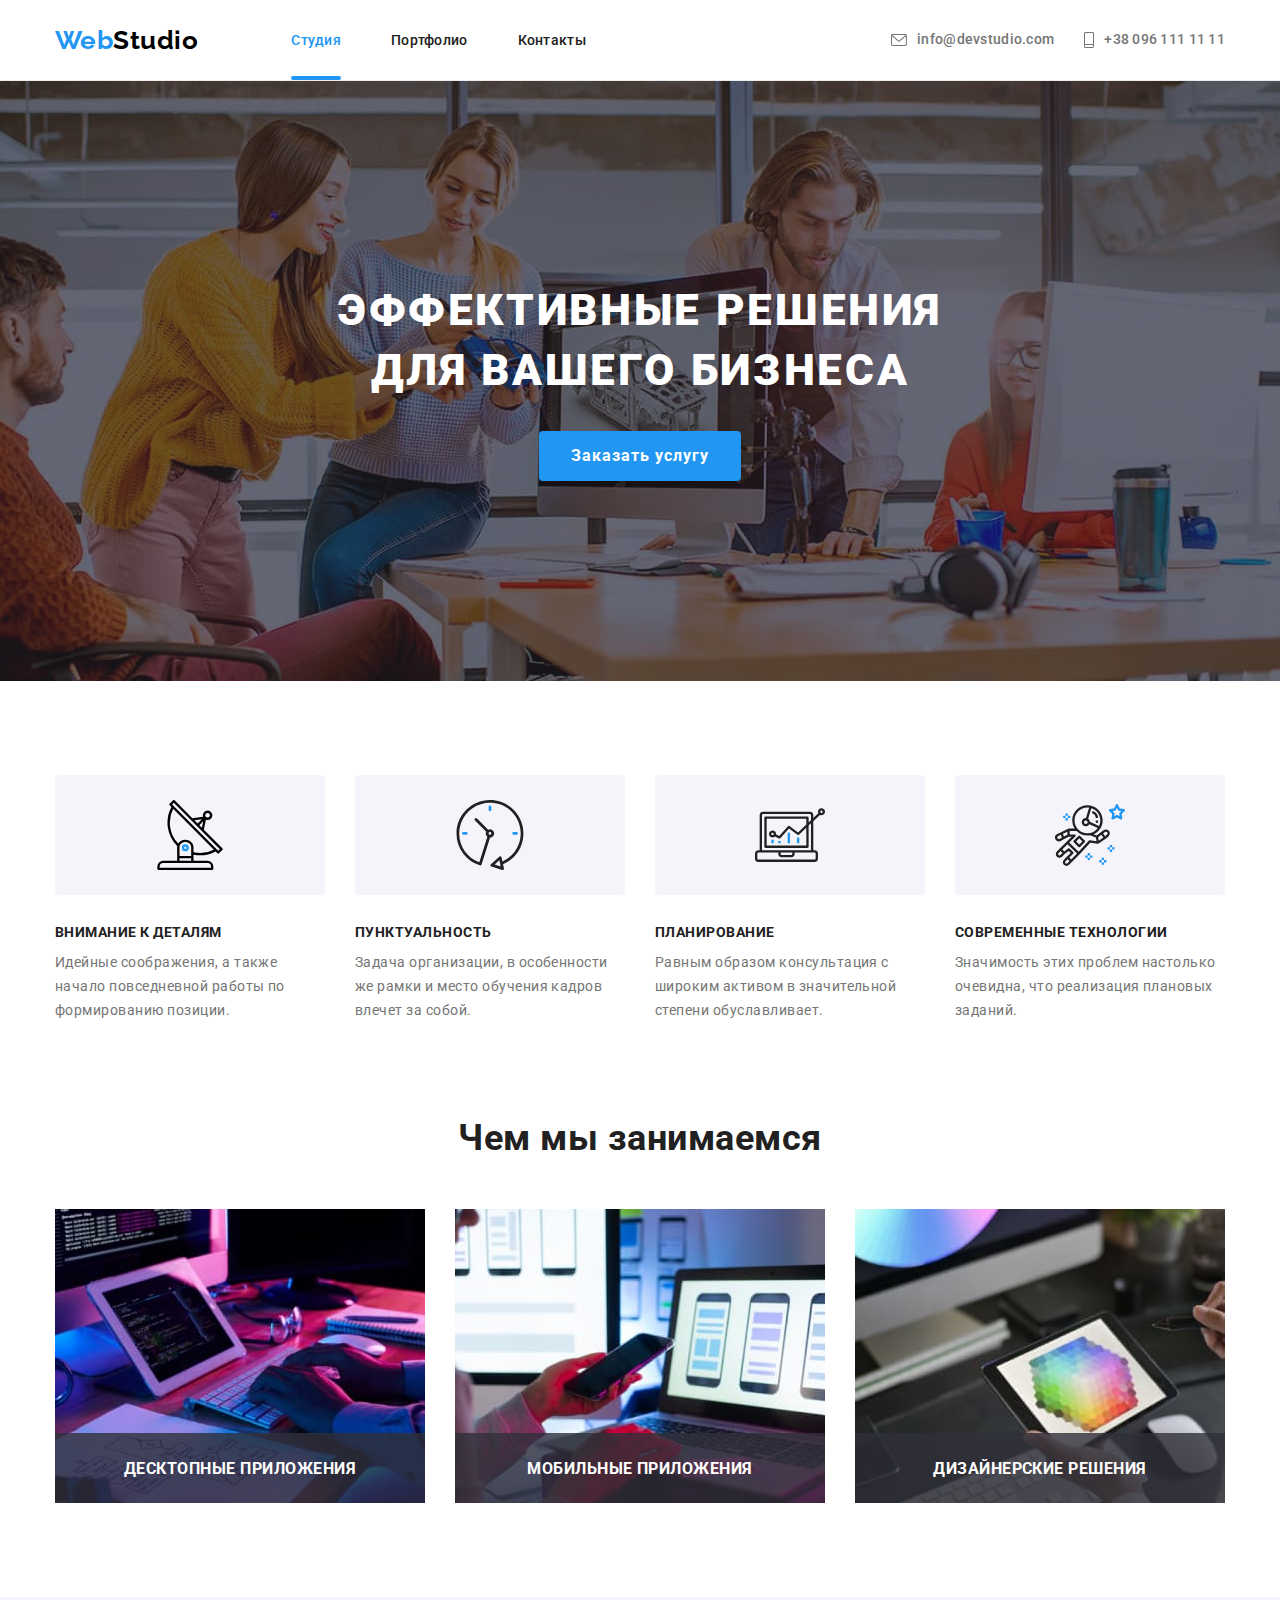
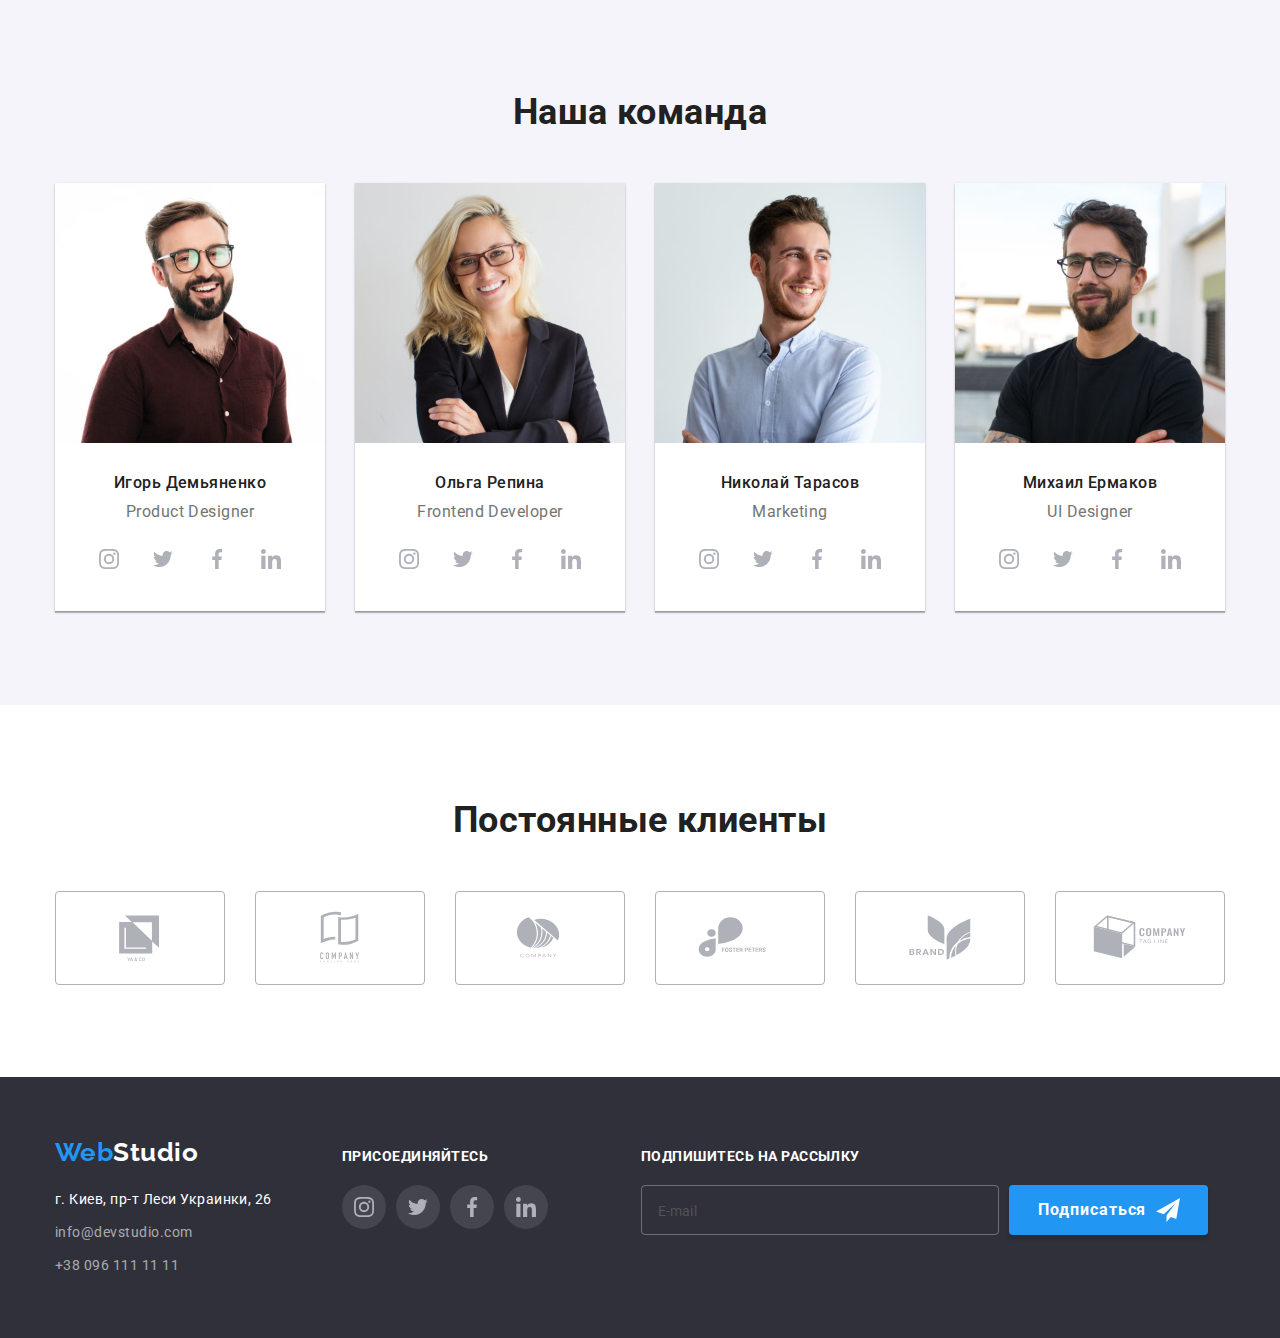
<file: index.html>
<!DOCTYPE html>
<html lang="ru">
<head>
    <meta charset="UTF-8">
    <meta http-equiv="X-UA-Compatible" content="IE=edge">
    <meta name="viewport" content="width=device-width, initial-scale=1.0">
    <title>Студия</title>
    <link rel="preconnect" href="https://fonts.googleapis.com">
    <link rel="preconnect" href="https://fonts.gstatic.com" crossorigin>
    <link href="https://fonts.googleapis.com/css2?family=Raleway:wght@700&family=Roboto:wght@400;500;700;900&display=swap"
        rel="stylesheet">
    <link rel="stylesheet" href="https://cdnjs.cloudflare.com/ajax/libs/modern-normalize/1.1.0/modern-normalize.min.css">
    <link rel="stylesheet" href="./css/main.min.css">
</head>
<body>

    <!--Header-->
    <header class="header">
        <div class="container header__container">
            <a class="logo" href="./index.html">Web<span class="header__logo-part">Studio</span></a>
            <nav class="site-nav">
                <ul class="site-nav__list list">
                    <li class="site-nav__item"><a class="site-nav__link active" href="./index.html">Студия</a></li>
                    <li class="site-nav__item"><a class="site-nav__link" href="./portfolio.html">Портфолио</a></li>
                    <li class="site-nav__item"><a class="site-nav__link" href="">Контакты</a></li>
                </ul>
            </nav>
            <ul class="contacts list">
                <li class="contacts__item">
                    <a class="contacts__link" href="mailto:info@devstudio.com">
                        <svg class="contacts__icon" width="16" height="12">
                            <use href="./images/symbol-defs-optim.svg#icon-envelope"></use>
                        </svg>
                        info@devstudio.com
                    </a>
                </li>
                <li class="contacts__item">
                    <a class="contacts__link" href="tel:+380961111111">
                        <svg class="contacts__icon" width="10" height="16">
                            <use href="./images/symbol-defs-optim.svg#icon-Mob"></use>
                        </svg>
                        +38 096 111 11 11
                    </a>
                </li>
            </ul>
        </div>
    </header>

    <!--Main-->
    <main>

        <!--Hero-->
        <section class="hero section overlay">
            <div class="container">
                <h1 class="hero__title title">Эффективные решения для вашего бизнеса</h1>
                <button class="hero__button button" type="button" data-modal-open>Заказать услугу</button>
            </div>
        </section>


        <!--Why you have to choose us-->
        
        <section class="about section">
            <div class="container">
                <h2 class="about__title title about__title--visually-hidden">Почему мы</h2> <!--will be hidden-->
                <ul class="about__list list">
                    <li class="benefits-item">
                        <div class="benefits-item__icon-box">
                            <svg class="benefits-item__icon" width="70" height="70">
                                <use href="./images/symbol-defs-optim.svg#icon-antenna"></use>
                            </svg>
                        </div>                        
                        <h3 class="benefits-item__title title">Внимание к деталям</h3>
                        <p class="benefits-item__description">Идейные соображения, а также начало повседневной работы по формированию позиции.</p>
                    </li>

                    <li class="benefits-item">
                        <div class="benefits-item__icon-box">
                            <svg class="benefits-item__icon" width="70" height="70">
                                <use href="./images/symbol-defs-optim.svg#icon-Clock"></use>
                            </svg>
                        </div>                    
                        <h3 class="benefits-item__title title">Пунктуальность</h3>
                        <p class="benefits-item__description">Задача организации, в особенности же рамки и место обучения кадров влечет за собой.</p>
                    </li>

                    <li class="benefits-item">
                        <div class="benefits-item__icon-box">
                            <svg class="benefits-item__icon" width="70" height="70">
                                <use href="./images/symbol-defs-optim.svg#icon-diagram"></use>
                            </svg>
                        </div>                        
                        <h3 class="benefits-item__title title">Планирование</h3>
                        <p class="benefits-item__description">Равным образом консультация с широким активом в значительной степени обуславливает.</p>
                    </li>

                    <li class="benefits-item">
                        <div class="benefits-item__icon-box">
                            <svg class="benefits-item__icon" width="70" height="70">
                                <use href="./images/symbol-defs-optim.svg#icon-astronaut"></use>
                            </svg>
                        </div>                        
                        <h3 class="benefits-item__title title">Современные технологии</h3>
                        <p class="benefits-item__description">Значимость этих проблем настолько очевидна, что реализация плановых заданий.</p>
                    </li>                    
                    
                </ul>
            </div>
        </section>

        <!--What we are doing-->

        <section class="direction section">
            <div class="container">
                <h2 class="direction__title title">Чем мы занимаемся</h2>
                <ul class="direction__list list">
                    <li class="works-list__item">
                        <div class="works-list__thumb">
                            <img src="./images/box1.jpg" alt="разработка приложений" width="370" height="294">
                            <div class="works-list__description">
                                <h3 class="title">Десктопные приложения</h3>
                            </div>
                        </div>
                    </li>

                    <li class="works-list__item">
                        <div class="works-list__thumb">
                            <img src="./images/box2.jpg" alt="разработка мобильных приложений" width="370" height="294">
                            <div class="works-list__description">
                                <h3 class="title">Мобильные приложения</h3>
                            </div>
                        </div>
                    </li>

                    <li class="works-list__item">
                        <div class="works-list__thumb">
                            <img src="./images/box3.jpg" alt="дизайн" width="370" height="294">
                            <div class="works-list__description">
                                <h3 class="title">Дизайнерские решения</h3>
                            </div>
                        </div>                        
                    </li>
                </ul>
            </div>
        </section>

        <!--Our team-->

        <section class="team section">
            <div class="container">
                <h2 class="team__title title">Наша команда</h2>
                <ul class="team__list list">
                    <li class="team-card">
                        <img class="team-card__pic" src="./images/img-team1.jpg" alt="Игорь Демьяненко" width="270" height="260">
                        <div class="team-card__thumb">
                            <h3 class="team-card__title title">Игорь Демьяненко</h3>
                            <p class="team-card__job-title" lang="en">Product Designer</p>
                            <ul class="social-networks list">
                                <li class="social-networks__item">
                                    <a href="" class="social-networks__link">
                                        <svg class="social-networks__icon" width="20" height="20">
                                            <use href="./images/symbol-defs-optim.svg#icon-instagram-2"></use>
                                        </svg>
                                    </a>
                                </li>
                                <li class="social-networks__item">
                                    <a href="" class="social-networks__link">
                                        <svg class="social-networks__icon" width="20" height="20">
                                            <use href="./images/symbol-defs-optim.svg#icon-Group"></use>
                                        </svg>
                                    </a>
                                </li>
                                <li class="social-networks__item">
                                    <a href="" class="social-networks__link">
                                        <svg class="social-networks__icon" width="20" height="20">
                                            <use href="./images/symbol-defs-optim.svg#icon-facebook"></use>
                                        </svg>
                                    </a>
                                </li>
                                <li class="social-networks__item">
                                    <a href="" class="social-networks__link">
                                        <svg class="social-networks__icon" width="20" height="20">
                                            <use href="./images/symbol-defs-optim.svg#icon-linkedin-1"></use>
                                        </svg>
                                    </a>
                                </li>
                            </ul>
                        </div>                        
                    </li>

                    <li class="team-card">
                        <img class="team-card__pic" src="./images/img-team2.jpg" alt="Ольга Репина" width="270" height="260">
                        <div class="team-card__thumb">
                            <h3 class="team-card__title title">Ольга Репина</h3>
                            <p class="team-card__job-title" lang="en">Frontend Developer</p>
                            <ul class="social-networks list">
                                <li class="social-networks__item">
                                    <a href="" class="social-networks__link">
                                        <svg class="social-networks__icon" width="20" height="20">
                                            <use href="./images/symbol-defs-optim.svg#icon-instagram-2"></use>
                                        </svg>
                                    </a>
                                </li>
                                <li class="social-networks__item">
                                    <a href="" class="social-networks__link">
                                        <svg class="social-networks__icon" width="20" height="20">
                                            <use href="./images/symbol-defs-optim.svg#icon-Group"></use>
                                        </svg>
                                    </a>
                                </li>
                                <li class="social-networks__item">
                                    <a href="" class="social-networks__link">
                                        <svg class="social-networks__icon" width="20" height="20">
                                            <use href="./images/symbol-defs-optim.svg#icon-facebook"></use>
                                        </svg>
                                    </a>
                                </li>
                                <li class="social-networks__item">
                                    <a href="" class="social-networks__link">
                                        <svg class="social-networks__icon" width="20" height="20">
                                            <use href="./images/symbol-defs-optim.svg#icon-linkedin-1"></use>
                                        </svg>
                                    </a>
                                </li>
                            </ul>
                        </div>
                    </li>

                    <li class="team-card">
                        <img class="team-card__pic" src="./images/img-team3.jpg" alt="Николай Тарасов" width="270" height="260">
                        <div class="team-card__thumb">
                            <h3 class="team-card__title title">Николай Тарасов</h3>
                            <p class="team-card__job-title" lang="en">Marketing</p>
                            <ul class="social-networks list">
                                <li class="social-networks__item">
                                    <a href="" class="social-networks__link">
                                        <svg class="social-networks__icon" width="20" height="20">
                                            <use href="./images/symbol-defs-optim.svg#icon-instagram-2"></use>
                                        </svg>
                                    </a>
                                </li>
                                <li class="social-networks__item">
                                    <a href="" class="social-networks__link">
                                        <svg class="social-networks__icon" width="20" height="20">
                                            <use href="./images/symbol-defs-optim.svg#icon-Group"></use>
                                        </svg>
                                    </a>
                                </li>
                                <li class="social-networks__item">
                                    <a href="" class="social-networks__link">
                                        <svg class="social-networks__icon" width="20" height="20">
                                            <use href="./images/symbol-defs-optim.svg#icon-facebook"></use>
                                        </svg>
                                    </a>
                                </li>
                                <li class="social-networks__item">
                                    <a href="" class="social-networks__link">
                                        <svg class="social-networks__icon" width="20" height="20">
                                            <use href="./images/symbol-defs-optim.svg#icon-linkedin-1"></use>
                                        </svg>
                                    </a>
                                </li>
                            </ul>
                        </div>
                    </li>
                    
                    <li class="team-card">
                        <img class="team-card__pic" src="./images/img-team4.jpg" alt="Михаил Ермаков" width="270" height="260">
                        <div class="team-card__thumb">
                            <h3 class="team-card__title title">Михаил Ермаков</h3>
                            <p class="team-card__job-title" lang="en">UI Designer</p>
                            <ul class="social-networks list">
                                <li class="social-networks__item">
                                    <a href="" class="social-networks__link">
                                        <svg class="social-networks__icon" width="20" height="20">
                                            <use href="./images/symbol-defs-optim.svg#icon-instagram-2"></use>
                                        </svg>
                                    </a>
                                </li>
                                <li class="social-networks__item">
                                    <a href="" class="social-networks__link">
                                        <svg class="social-networks__icon" width="20" height="20">
                                            <use href="./images/symbol-defs-optim.svg#icon-Group"></use>
                                        </svg>
                                    </a>
                                </li>
                                <li class="social-networks__item">
                                    <a href="" class="social-networks__link">
                                        <svg class="social-networks__icon" width="20" height="20">
                                            <use href="./images/symbol-defs-optim.svg#icon-facebook"></use>
                                        </svg>
                                    </a>
                                </li>
                                <li class="social-networks__item">
                                    <a href="" class="social-networks__link">
                                        <svg class="social-networks__icon" width="20" height="20">
                                            <use href="./images/symbol-defs-optim.svg#icon-linkedin-1"></use>
                                        </svg>
                                    </a>
                                </li>
                            </ul>
                        </div>
                    </li>

                </ul>
            </div>
        </section>

        <!--Partners-->

        <section class="partners section">
            <div class="container">
                <h2 class="partners__title title">Постоянные клиенты</h2>
                <ul class="partners-logo list">
                    <li class="partners-logo__item">                       
                        <a href="" class="partners-logo__link">
                            <svg class="partners-logo__icon" width="106" height="60">
                                <use href="./images/symbol-defs-optim.svg#icon-Logo"></use>
                            </svg>
                        </a>                                                
                    </li>

                    <li class="partners-logo__item">                        
                        <a href="" class="partners-logo__link">
                            <svg class="partners-logo__icon" width="106" height="60">
                                <use href="./images/symbol-defs-optim.svg#icon-Logo-1"></use>
                            </svg>
                        </a>                        
                    </li>

                    <li class="partners-logo__item">                        
                        <a href="" class="partners-logo__link">
                            <svg class="partners-logo__icon" width="106" height="60">
                                <use href="./images/symbol-defs-optim.svg#icon-Logo-2"></use>
                            </svg>
                        </a>                        
                    </li>

                    <li class="partners-logo__item">                        
                        <a href="" class="partners-logo__link">
                            <svg class="partners-logo__icon" width="106" height="60">
                                <use href="./images/symbol-defs-optim.svg#icon-Logo-3"></use>
                            </svg>
                        </a>                        
                    </li>

                    <li class="partners-logo__item">                        
                        <a href="" class="partners-logo__link">
                            <svg class="partners-logo__icon" width="106" height="60">
                                <use href="./images/symbol-defs-optim.svg#icon-Logo-4"></use>
                            </svg>
                        </a>                        
                    </li>

                    <li class="partners-logo__item">                        
                        <a href="" class="partners-logo__link">
                            <svg class="partners-logo__icon" width="106" height="60">
                                <use href="./images/symbol-defs-optim.svg#icon-Logo-5"></use>
                            </svg>
                        </a>                        
                    </li>
                </ul>
            </div>
        </section>

    </main>

    <!--Footer-->

    <footer class="footer">
        <div class="container footer__container">

                <!-- Requisites -->

            <div class="requisites">
                <a class="logo" href="./index.html">Web<span class="footer__logo-part">Studio</span></a>
                <address class="address">
                    <ul class="address-list list">
                        <li class="address-list__item"><a class="address-list__link address-list__link--location" href="https://goo.gl/maps/s8NR3Wxpw5gGEiD7A"
                                target="_blank" rel="noreferrer">г. Киев, пр-т Леси Украинки, 26</a></li>
                        <li class="address-list__item"><a class="address-list__link" href="mailto:info@devstudio.com">info@devstudio.com</a></li>
                        <li class="address-list__item"><a class="address-list__link" href="tel:+380961111111">+38 096 111 11 11</a></li>
                    </ul>
                </address>
            </div>

                <!-- Add to us -->

            <div class="add-us">
                <h2 class="add-us__title title">присоединяйтесь</h2>
                <ul class="social-networks list">
                    <li class="social-networks__item">
                        <a href="" class="social-networks__link footer-bgc__social-networks">
                            <svg class="social-networks__icon" width="20" height="20">
                                <use href="./images/symbol-defs-optim.svg#icon-instagram-2"></use>
                            </svg>
                        </a>
                    </li>
                    <li class="social-networks__item">
                        <a href="" class="social-networks__link footer-bgc__social-networks">
                            <svg class="social-networks__icon" width="20" height="20">
                                <use href="./images/symbol-defs-optim.svg#icon-Group"></use>
                            </svg>
                        </a>
                    </li>
                    <li class="social-networks__item">
                        <a href="" class="social-networks__link footer-bgc__social-networks">
                            <svg class="social-networks__icon" width="20" height="20">
                                <use href="./images/symbol-defs-optim.svg#icon-facebook"></use>
                            </svg>
                        </a>
                    </li>
                    <li class="social-networks__item">
                        <a href="" class="social-networks__link footer-bgc__social-networks">
                            <svg class="social-networks__icon" width="20" height="20">
                                <use href="./images/symbol-defs-optim.svg#icon-linkedin-1"></use>
                            </svg>
                        </a>
                    </li>
                </ul>
            </div>

                <!-- Subscribe -->
                
            <div class="subscribe">
                <h2 class="subscribe__title title">Подпишитесь на рассылку</h2>
                <form class="subscribe-form" name="subscribe" autocomplete="on">
                    <input class="subscribe-form__input" type="email" name="email" placeholder="E-mail">
                    <button class="subscribe-form__button button" type="submit">
                        Подписаться
                        <svg class="subscribe-form__icon" width="24" height="24">
                            <use href="./images/hw-6/symbol-defs-opt.svg#icon-icon-send"></use>
                        </svg>
                    </button>                 
                </form>
            </div>

        </div>        
    </footer>


    <!-- DROP BACKGROUND -->

    <div class="drop-bg drop-bg--is-hidden" data-modal>
        <div class="modal">
            <button class="modal__button button" type="button" data-modal-close>
                <svg class="modal__icon" width="18" height="18">
                    <use href="./images/hw-5/symbol-defs-opt.svg#icon-close"></use>
                </svg>
            </button>

            <h2 class="modal__title title">Оставьте свои данные, мы вам перезвоним</h2>

                <!-- FORM -->

            <form class="modal-form" name="modal">

                <div class="modal-form__item">
                    <label class="modal-form__label">
                        Имя
                        <span class="modal-form__input-window">
                            <svg class="modal-form__icon" width="18" height="18">
                                <use href="./images/hw-6/symbol-defs-opt.svg#icon-person-black"></use>
                            </svg>
                            <input class="modal-form__input" type="text" name="name">
                        </span>                        
                    </label>
                </div>
                
                <div class="modal-form__item">
                    <label class="modal-form__label">
                        Телефон
                        <span class="modal-form__input-window">
                            <svg class="modal-form__icon" width="18" height="18">
                                <use href="./images/hw-6/symbol-defs-opt.svg#icon-phone-black"></use>
                            </svg>
                            <input class="modal-form__input" type="tel" name="tel">
                        </span>                        
                    </label>
                </div>
                
                <div class="modal-form__item">
                    <label class="modal-form__label">
                        Почта
                        <span class="modal-form__input-window">
                            <svg class="modal-form__icon" width="18" height="18">
                                <use href="./images/hw-6/symbol-defs-opt.svg#icon-email-black"></use>
                            </svg>
                            <input class="modal-form__input" type="email" name="email">
                        </span>                        
                    </label>
                </div>
                
                <div class="modal-form__item comment">
                    <label class="modal-form__label comment-label">
                        Комментарий
                        <textarea class="modal-form__input comment__input" name="feedback" rows="6" placeholder="Введите текст"></textarea>
                    </label>
                </div>
                
                <label class="label-check">                    
                    <input class="label-check__input" type="checkbox" name="agreement" value="agree">
                    <svg class="label-check__icon" width="16" height="15">
                        <use href="./images/hw-6/symbol-defs-opt.svg#icon-check"></use>
                    </svg>
                    Соглашаюсь с рассылкой и принимаю &nbsp;
                    <a class="label-check__link" href="">Условия договора</a>
                </label>

                <button class="modal-form__button button" type="submit"><span class="button-text">Отправить</span></button>
            </form>
        </div>        
    </div>

    <script src="./js/modal.js"></script>

</body>
</html>
</file>
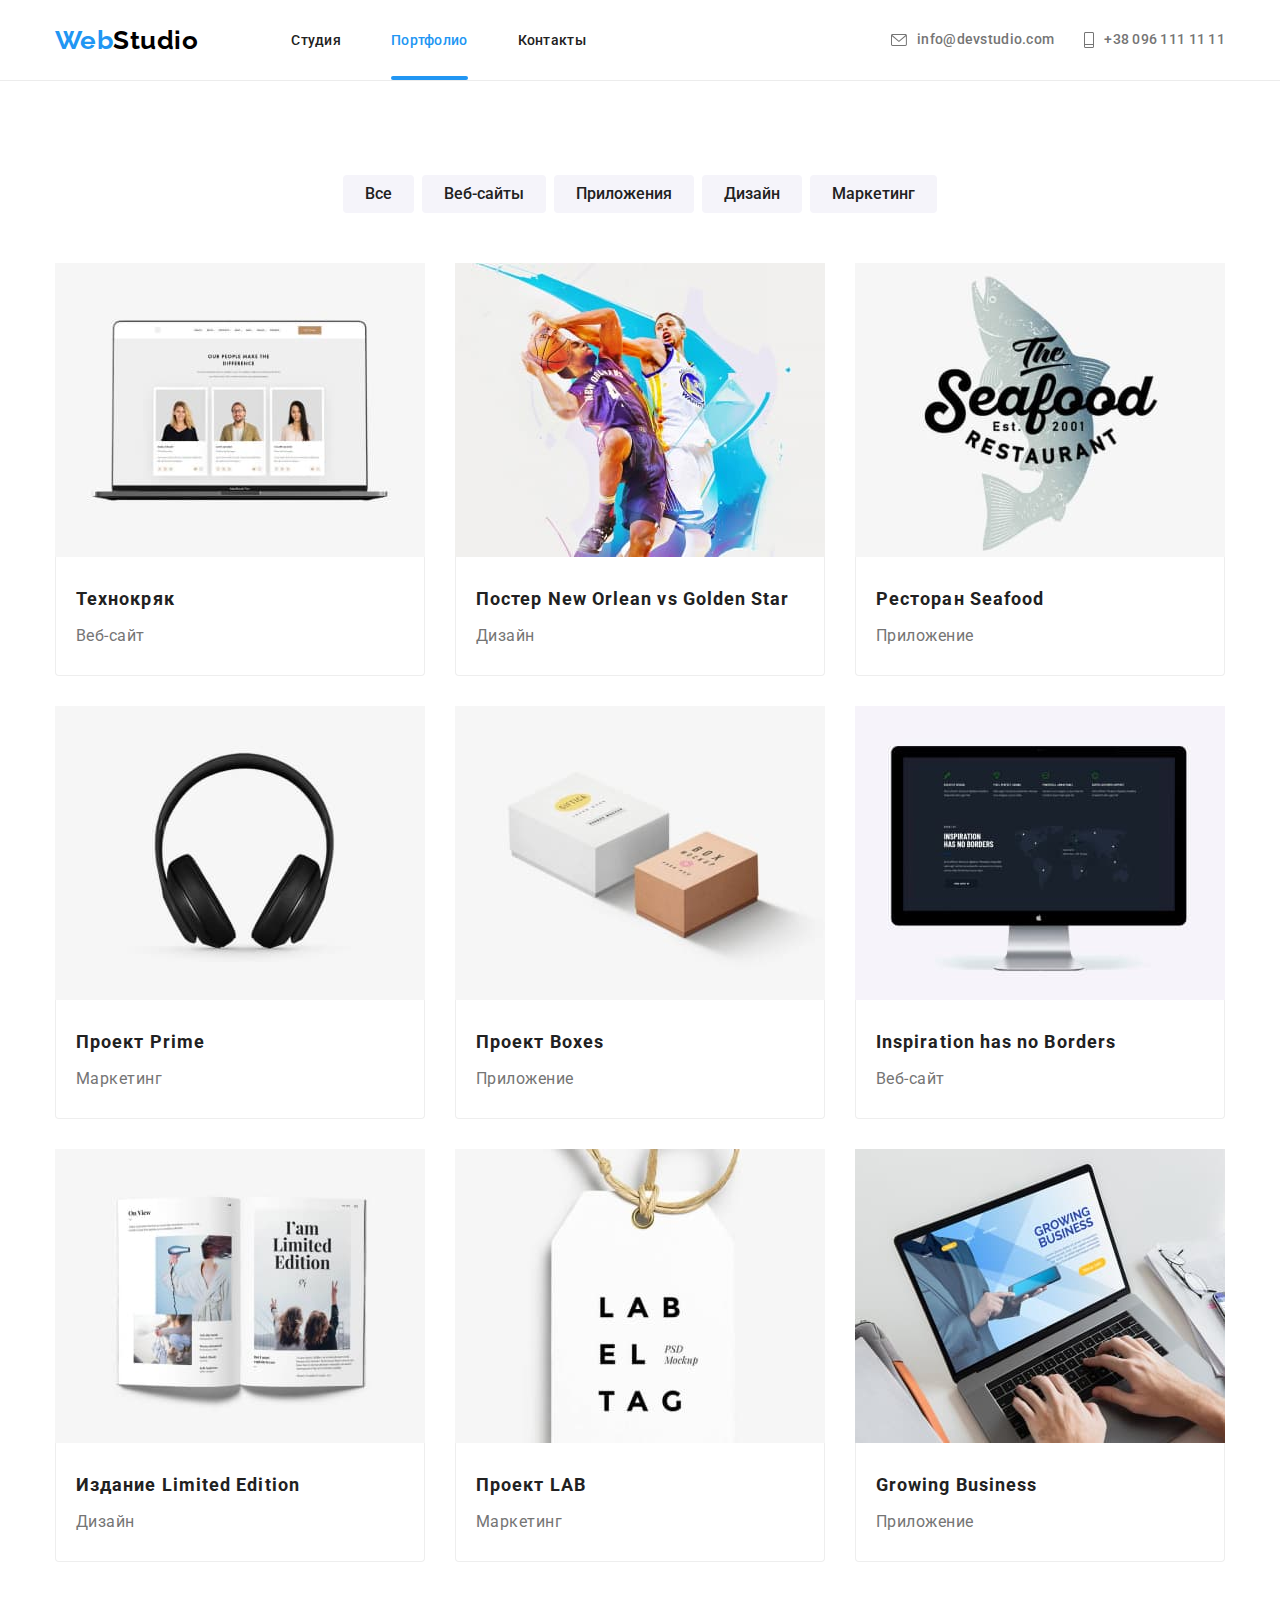
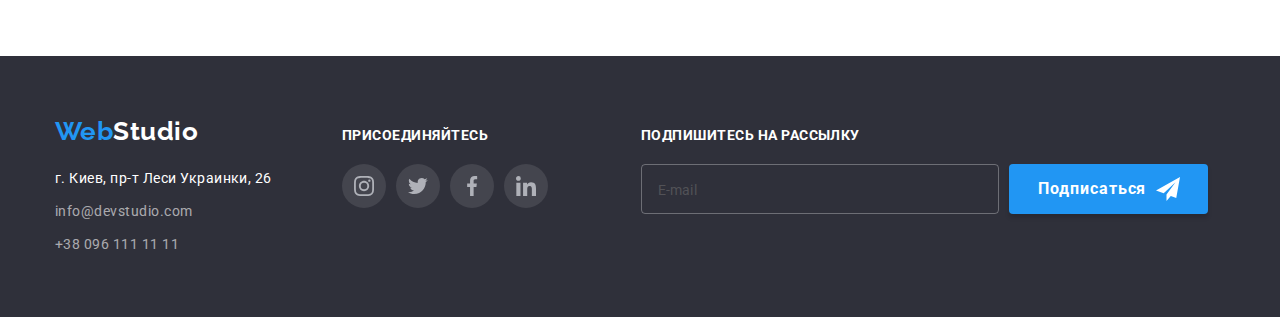
<file: portfolio.html>
<!DOCTYPE html>
<html lang="ru">

<head>
    <meta charset="UTF-8">
    <meta http-equiv="X-UA-Compatible" content="IE=edge">
    <meta name="viewport" content="width=device-width, initial-scale=1.0">
    <title>Портфолио</title>
    <link rel="preconnect" href="https://fonts.googleapis.com">
    <link rel="preconnect" href="https://fonts.gstatic.com" crossorigin>
    <link href="https://fonts.googleapis.com/css2?family=Raleway:wght@700&family=Roboto:wght@400;500;700;900&display=swap"
        rel="stylesheet">
    <link rel="stylesheet" href="https://cdnjs.cloudflare.com/ajax/libs/modern-normalize/1.1.0/modern-normalize.min.css">
    <link rel="stylesheet" href="./css/main.min.css">
</head>

<body>

    <!--Header-->
    <header class="header">
        <div class="container header__container">
            <a class="logo" href="./index.html">Web<span class="header__logo-part">Studio</span></a>
            <nav class="site-nav">
                <ul class="site-nav__list list">
                    <li class="site-nav__item"><a class="site-nav__link" href="./index.html">Студия</a></li>
                    <li class="site-nav__item"><a class="site-nav__link active" href="./portfolio.html">Портфолио</a></li>
                    <li class="site-nav__item"><a class="site-nav__link" href="">Контакты</a></li>
                </ul>
            </nav>
            <ul class="contacts list">
                <li class="contacts__item">
                    <a class="contacts__link" href="mailto:info@devstudio.com">
                        <svg class="contacts__icon" width="16" height="12">
                            <use href="./images/symbol-defs-optim.svg#icon-envelope"></use>
                        </svg>
                        info@devstudio.com
                    </a>
                </li>
                <li class="contacts__item">
                    <a class="contacts__link" href="tel:+380961111111">
                        <svg class="contacts__icon" width="10" height="16">
                            <use href="./images/symbol-defs-optim.svg#icon-Mob"></use>
                        </svg>
                        +38 096 111 11 11
                    </a>
                </li>
            </ul>
        </div>
    </header>

    <!--Main-->
    <main>

        <!--Portfolio main section-->
        
        <section class="portfolio section">

            <div class="container">
                <h1 class="portfolio__title title portfolio__title--visually-hidden">Portfolio</h1>
                <!--will be hidden - there is no on layout-->
                
                <ul class="portfolio-buttons list">
                    <li class="portfolio-buttons__item"><button class="portfolio-buttons__button" type="button">Все</button></li>
                    <li class="portfolio-buttons__item"><button class="portfolio-buttons__button" type="button">Веб-сайты</button></li>
                    <li class="portfolio-buttons__item"><button class="portfolio-buttons__button" type="button">Приложения</button></li>
                    <li class="portfolio-buttons__item"><button class="portfolio-buttons__button" type="button">Дизайн</button></li>
                    <li class="portfolio-buttons__item"><button class="portfolio-buttons__button" type="button">Маркетинг</button></li>
                </ul>
                
                <ul class="portfolio-list list">

                    <li class="portfolio-card">                  
                        <a class="portfolio-card__link" href="">
                            <div class="portfolio-card__thumb">
                                <img src="./images/img-portfolio-one.jpg" alt="Веб-сайт Технокряк" width="370" height="294">
                                <div class="portfolio-card__image-description">
                                    <p>Ресурс предлагает комплексные предложения с разным уровнем функционала и сервисов. Все это позволит
                                        посетителю получить
                                        исчерпывающие сведения о компании или частном лице.
                                    </p>
                                </div>
                            </div>
                            <div class="portfolio-card__card-description">
                                <h2 class="portfolio-card__title title">Технокряк</h2>
                                <p class="portfolio-card__text">Веб-сайт</p>
                            </div>
                        </a>                        
                    </li>

                    <li class="portfolio-card">
                        <a class="portfolio-card__link" href="">
                            <div class="portfolio-card__thumb">
                                <img src="./images/img-portfolio-two.jpg" alt="Дизайн Постера New Orlean vs Golden Star" width="370" height="294">
                                <div class="portfolio-card__image-description">
                                    <p>Ресурс предлагает комплексные предложения с разным уровнем функционала и сервисов. Все это позволит
                                        посетителю получить
                                        исчерпывающие сведения о компании или частном лице.
                                    </p>
                                </div>
                            </div>                            
                            <div class="portfolio-card__card-description">
                                <h2 class="portfolio-card__title title">Постер <span lang="en">New Orlean vs Golden Star</span></h2>
                                <p class="portfolio-card__text">Дизайн</p>
                            </div>
                        </a>                                               
                    </li>

                    <li class="portfolio-card">
                        <a class="portfolio-card__link" href="">
                            <div class="portfolio-card__thumb">
                                <img src="./images/img-portfolio-three.jpg" alt="Приложение Ресторан Seafood" width="370" height="294">
                                <div class="portfolio-card__image-description">
                                    <p>Ресурс предлагает комплексные предложения с разным уровнем функционала и сервисов. Все это позволит
                                        посетителю получить
                                        исчерпывающие сведения о компании или частном лице.
                                    </p>
                                </div>
                            </div>
                            <div class="portfolio-card__card-description">
                                <h2 class="portfolio-card__title title">Ресторан <span lang="en">Seafood</span></h2>
                                <p class="portfolio-card__text">Приложение</p>
                            </div>
                        </a>                        
                    </li>

                    <li class="portfolio-card">
                        <a class="portfolio-card__link" href="">
                            <div class="portfolio-card__thumb">
                                <img src="./images/img-portfolio-four.jpg" alt="Маркетинг Проект Prime" width="370" height="294">
                                <div class="portfolio-card__image-description">
                                    <p>Ресурс предлагает комплексные предложения с разным уровнем функционала и сервисов. Все это позволит
                                        посетителю получить
                                        исчерпывающие сведения о компании или частном лице.
                                    </p>
                                </div>
                            </div>
                            <div class="portfolio-card__card-description">
                                <h2 class="portfolio-card__title title">Проект <span lang="en">Prime</span></h2>
                                <p class="portfolio-card__text">Маркетинг</p>
                            </div>
                        </a>                        
                    </li>

                    <li class="portfolio-card">
                        <a class="portfolio-card__link" href="">
                            <div class="portfolio-card__thumb">
                                <img src="./images/img-portfolio-five.jpg" alt="Приложение Проект Boxes" width="370" height="294">
                                <div class="portfolio-card__image-description">
                                    <p>Ресурс предлагает комплексные предложения с разным уровнем функционала и сервисов. Все это позволит
                                        посетителю получить
                                        исчерпывающие сведения о компании или частном лице.
                                    </p>
                                </div>
                            </div>
                            <div class="portfolio-card__card-description">
                                <h2 class="portfolio-card__title title">Проект <span lang="en">Boxes</span></h2>
                                <p class="portfolio-card__text">Приложение</p>
                            </div>
                        </a>                        
                    </li>

                    <li class="portfolio-card">
                        <a class="portfolio-card__link" href="">
                            <div class="portfolio-card__thumb">
                                <img src="./images/img-portfolio-six.jpg" alt="Веб-сайт Inspiration has no Borders" width="370" height="294">
                                <div class="portfolio-card__image-description">
                                    <p>Ресурс предлагает комплексные предложения с разным уровнем функционала и сервисов. Все это позволит
                                        посетителю получить
                                        исчерпывающие сведения о компании или частном лице.
                                    </p>
                                </div>
                            </div>
                            <div class="portfolio-card__card-description">
                                <h2 class="portfolio-card__title title" lang="en">Inspiration has no Borders</h2>
                                <p class="portfolio-card__text">Веб-сайт</p>
                            </div>
                        </a>                        
                    </li>

                    <li class="portfolio-card">
                        <a class="portfolio-card__link" href="">
                            <div class="portfolio-card__thumb">
                                <img src="./images/img-portfolio-seven.jpg" alt="Дизайн Издания Limited Edition" width="370" height="294">
                                <div class="portfolio-card__image-description">
                                    <p>Ресурс предлагает комплексные предложения с разным уровнем функционала и сервисов. Все это позволит
                                        посетителю получить
                                        исчерпывающие сведения о компании или частном лице.
                                    </p>
                                </div>
                            </div>
                            <div class="portfolio-card__card-description">
                                <h2 class="portfolio-card__title title">Издание <span lang="en">Limited Edition</span></h2>
                                <p class="portfolio-card__text">Дизайн</p>
                            </div>
                        </a>                        
                    </li>

                    <li class="portfolio-card">
                        <a class="portfolio-card__link" href="">
                            <div class="portfolio-card__thumb">
                                <img src="./images/img-portfolio-eight.jpg" alt="Маркетинг Проект LAB" width="370" height="294">
                                <div class="portfolio-card__image-description">
                                    <p>Ресурс предлагает комплексные предложения с разным уровнем функционала и сервисов. Все это позволит
                                        посетителю получить
                                        исчерпывающие сведения о компании или частном лице.
                                    </p>
                                </div>
                            </div>
                            <div class="portfolio-card__card-description">
                                <h2 class="portfolio-card__title title">Проект <span lang="en">LAB</span></h2>
                                <p class="portfolio-card__text">Маркетинг</p>
                            </div>
                        </a>                        
                    </li>

                    <li class="portfolio-card">
                        <a class="portfolio-card__link" href="">
                            <div class="portfolio-card__thumb">
                                <img src="./images/img-portfolio-nine.jpg" alt="Приложение Growing Business" width="370" height="294">
                                <div class="portfolio-card__image-description">
                                    <p>Ресурс предлагает комплексные предложения с разным уровнем функционала и сервисов. Все это позволит
                                        посетителю получить
                                        исчерпывающие сведения о компании или частном лице.
                                    </p>
                                </div>
                            </div>
                            <div class="portfolio-card__card-description">
                                <h2 class="portfolio-card__title title" lang="en">Growing Business</h2>
                                <p class="portfolio-card__text">Приложение</p>
                            </div>
                        </a>                        
                    </li>
                </ul>
            </div>

        </section>

    </main>

    <!--Footer-->

    <footer class="footer">
        <div class="container footer__container">
    
            <!-- Requisites -->
    
            <div class="requisites">
                <a class="logo" href="./index.html">Web<span class="footer__logo-part">Studio</span></a>
                <address class="address">
                    <ul class="address-list list">
                        <li class="address-list__item"><a class="address-list__link address-list__link--location"
                                href="https://goo.gl/maps/s8NR3Wxpw5gGEiD7A" target="_blank" rel="noreferrer">г. Киев, пр-т
                                Леси Украинки, 26</a></li>
                        <li class="address-list__item"><a class="address-list__link"
                                href="mailto:info@devstudio.com">info@devstudio.com</a></li>
                        <li class="address-list__item"><a class="address-list__link" href="tel:+380961111111">+38 096 111 11
                                11</a></li>
                    </ul>
                </address>
            </div>
    
            <!-- Add to us -->
    
            <div class="add-us">
                <h2 class="add-us__title title">присоединяйтесь</h2>
                <ul class="social-networks list">
                    <li class="social-networks__item">
                        <a href="" class="social-networks__link footer-bgc__social-networks">
                            <svg class="social-networks__icon" width="20" height="20">
                                <use href="./images/symbol-defs-optim.svg#icon-instagram-2"></use>
                            </svg>
                        </a>
                    </li>
                    <li class="social-networks__item">
                        <a href="" class="social-networks__link footer-bgc__social-networks">
                            <svg class="social-networks__icon" width="20" height="20">
                                <use href="./images/symbol-defs-optim.svg#icon-Group"></use>
                            </svg>
                        </a>
                    </li>
                    <li class="social-networks__item">
                        <a href="" class="social-networks__link footer-bgc__social-networks">
                            <svg class="social-networks__icon" width="20" height="20">
                                <use href="./images/symbol-defs-optim.svg#icon-facebook"></use>
                            </svg>
                        </a>
                    </li>
                    <li class="social-networks__item">
                        <a href="" class="social-networks__link footer-bgc__social-networks">
                            <svg class="social-networks__icon" width="20" height="20">
                                <use href="./images/symbol-defs-optim.svg#icon-linkedin-1"></use>
                            </svg>
                        </a>
                    </li>
                </ul>
            </div>
    
            <!-- Subscribe -->
    
            <div class="subscribe">
                <h2 class="subscribe__title title">Подпишитесь на рассылку</h2>
                <form class="subscribe-form" name="subscribe" autocomplete="on">
                    <input class="subscribe-form__input" type="email" name="email" placeholder="E-mail">
                    <button class="subscribe-form__button button" type="submit">
                        Подписаться
                        <svg class="subscribe-form__icon" width="24" height="24">
                            <use href="./images/hw-6/symbol-defs-opt.svg#icon-icon-send"></use>
                        </svg>
                    </button>
                </form>
            </div>
    
        </div>
    </footer>

</body>

</html>
</file>
<file: css/main.min.css>
html{-webkit-box-sizing:border-box;box-sizing:border-box}body{font-family:Roboto,sans-serif;letter-spacing:.03em;color:#757575}.section{padding-top:94px;padding-bottom:94px}.container{width:1200px;padding-left:15px;padding-right:15px;margin:0 auto}.list{list-style:none;padding:0;margin:0}.title,p{margin:0}img{display:block}a{text-decoration:none}.modal-form__button,.subscribe-form__button,.hero__button{padding-top:10px;padding-bottom:10px;border:none;-webkit-box-shadow:0px 4px 4px rgba(0,0,0,.15);box-shadow:0px 4px 4px rgba(0,0,0,.15);border-radius:4px;font-family:inherit;font-weight:700;font-size:16px;line-height:1.88;letter-spacing:.06em;background-color:#2196f3;color:#fff;cursor:pointer}.partners__title,.team__title,.direction__title{margin-bottom:50px;font-size:36px;line-height:1.17;text-align:center;color:#212121}.portfolio__title--visually-hidden,.about__title--visually-hidden{position:absolute;width:1px;height:1px;margin:-1px;border:0;padding:0;white-space:nowrap;-webkit-clip-path:inset(100%);clip-path:inset(100%);clip:rect(0 0 0 0);overflow:hidden}.header{border-bottom:1px solid #ececec}.header__container{display:-webkit-box;display:-ms-flexbox;display:flex;-webkit-box-align:center;-ms-flex-align:center;align-items:center}.site-nav{margin-left:93px}.site-nav__list{display:-webkit-box;display:-ms-flexbox;display:flex}.site-nav__item:not(.site-nav__item:last-child){margin-right:50px}.site-nav__link,.contacts__link{padding-top:32px;padding-bottom:32px;color:#212121;font-weight:500;font-size:14px;line-height:1.14;letter-spacing:.02em;-webkit-transition:fill 250ms cubic-bezier(0.4, 0, 0.2, 1),color 250ms cubic-bezier(0.4, 0, 0.2, 1);transition:fill 250ms cubic-bezier(0.4, 0, 0.2, 1),color 250ms cubic-bezier(0.4, 0, 0.2, 1)}.site-nav__link:hover,.site-nav__link:focus,.contacts__link:hover,.contacts__link:focus{color:#2196f3;fill:#2196f3}.site-nav__link{position:relative}.site-nav__link::after{content:"";position:absolute;display:block;width:100%;height:4px;background-color:#2196f3;border-radius:2px;bottom:0;opacity:0}.active{color:#2196f3}.active::after{opacity:1}.contacts{display:-webkit-box;display:-ms-flexbox;display:flex;margin-left:auto}.contacts__item:not(.contacts__item:last-child){margin-right:30px}.contacts__link{display:-webkit-box;display:-ms-flexbox;display:flex;-webkit-box-align:center;-ms-flex-align:center;align-items:center;color:inherit;fill:#757575}.contacts__icon{margin-right:10px}.logo{color:#2196f3;font-family:Raleway,sans-serif;font-weight:700;font-size:26px;line-height:1.19;text-decoration:none}.header__logo-part{color:#000}.footer__logo-part{color:#fff}.hero{max-width:1600px;height:600px;margin-left:auto;margin-right:auto;padding-top:200px;padding-bottom:200px;background-color:#c4c4c4;background-image:-webkit-gradient(linear, left top, left bottom, from(rgba(47, 48, 58, 0.4)), to(rgba(47, 48, 58, 0.4))),url(../images/heroimg.jpg);background-image:linear-gradient(rgba(47, 48, 58, 0.4), rgba(47, 48, 58, 0.4)),url(../images/heroimg.jpg);background-repeat:no-repeat;background-size:cover;background-position:center;text-align:center}.hero__title{width:696px;margin-left:auto;margin-right:auto;margin-bottom:30px;color:#fff;font-weight:900;font-size:44px;line-height:1.36;text-align:center;letter-spacing:.06em;text-transform:uppercase}.hero__button{padding-left:32px;padding-right:32px;-webkit-transition:background-color 250ms cubic-bezier(0.4, 0, 0.2, 1);transition:background-color 250ms cubic-bezier(0.4, 0, 0.2, 1)}.hero__button:hover,.hero__button:focus{background-color:#188ce8}.about{padding-bottom:0}.about__list{display:-webkit-box;display:-ms-flexbox;display:flex;-ms-flex-wrap:wrap;flex-wrap:wrap}.benefits-item{width:calc((100% - 90px)/4)}.benefits-item:not(.benefits-item:nth-child(4n)){margin-right:30px}.benefits-item__icon-box{display:-webkit-box;display:-ms-flexbox;display:flex;height:120px;margin-bottom:30px;-webkit-box-align:center;-ms-flex-align:center;align-items:center;-webkit-box-pack:center;-ms-flex-pack:center;justify-content:center;background-color:#f5f4fa;border-radius:4px}.benefits-item__title{margin-bottom:10px;font-size:14px;line-height:1.14;text-transform:uppercase;color:#212121}.benefits-item__description{font-size:14px;line-height:1.71}.direction__list{display:-webkit-box;display:-ms-flexbox;display:flex;-ms-flex-wrap:wrap;flex-wrap:wrap}.works-list__item{width:calc((100% - 60px)/3)}.works-list__item:not(.works-list__item:nth-child(3n)){margin-right:30px}.works-list__thumb{position:relative}.works-list__description{position:absolute;bottom:0;padding-top:27px;padding-bottom:27px;width:100%;height:70px;font-size:14px;line-height:1.14;text-align:center;text-transform:uppercase;color:#fff;background-color:rgba(47,48,58,.8)}.team{background-color:#f5f4fa}.team__list{display:-webkit-box;display:-ms-flexbox;display:flex;-ms-flex-wrap:wrap;flex-wrap:wrap}.team-card{width:calc((100% - 90px)/4);background-color:#fff;-webkit-box-shadow:0px 1px 3px rgba(0,0,0,.12),0px 1px 1px rgba(0,0,0,.14),0px 2px 1px rgba(0,0,0,.2);box-shadow:0px 1px 3px rgba(0,0,0,.12),0px 1px 1px rgba(0,0,0,.14),0px 2px 1px rgba(0,0,0,.2)}.team-card:not(.team-card:nth-child(4n)){margin-right:30px}.team-card__thumb{padding:30px 32px}.team-card__title{margin-bottom:10px;font-weight:500;color:#212121}.team-card__title,.team-card__job-title{font-size:16px;line-height:1.19;text-align:center}.team-card__job-title{margin-bottom:16px}.social-networks{display:-webkit-box;display:-ms-flexbox;display:flex}.social-networks__item{width:calc((100% - 30px)/4);height:44px}.social-networks__item:not(.social-networks__item:nth-child(4)){margin-right:10px}.social-networks__link{display:-webkit-box;display:-ms-flexbox;display:flex;padding:12px;border-radius:50%;fill:#afb1b8;-webkit-transition:background-color 250ms cubic-bezier(0.4, 0, 0.2, 1),fill 250ms cubic-bezier(0.4, 0, 0.2, 1);transition:background-color 250ms cubic-bezier(0.4, 0, 0.2, 1),fill 250ms cubic-bezier(0.4, 0, 0.2, 1)}.social-networks__link:hover,.social-networks__link:focus{background-color:#2196f3;fill:#fff}.partners-logo{display:-webkit-box;display:-ms-flexbox;display:flex}.partners-logo__item{width:calc((100% - 150px)/6);height:92px}.partners-logo__item:not(.partners-logo__item:nth-child(6)){margin-right:30px}.partners-logo__link{display:-webkit-box;display:-ms-flexbox;display:flex;padding:16px 32px;border:1px solid #afb1b8;border-radius:4px;fill:#afb1b8;-webkit-transition:fill 250ms cubic-bezier(0.4, 0, 0.2, 1),border 250ms cubic-bezier(0.4, 0, 0.2, 1);transition:fill 250ms cubic-bezier(0.4, 0, 0.2, 1),border 250ms cubic-bezier(0.4, 0, 0.2, 1)}.partners-logo__link:hover,.partners-logo__link:focus{fill:#2196f3;border:1px solid #2196f3}.footer{padding-top:60px;padding-bottom:60px;background-color:#2f303a}.footer__container{display:-webkit-box;display:-ms-flexbox;display:flex;-webkit-box-align:baseline;-ms-flex-align:baseline;align-items:baseline}.requisites{margin-right:70px}.address{margin-top:20px}.address-list__item:not(.address-list__item:last-child){margin-bottom:9px}.address-list__link{color:rgba(255,255,255,.6);font-size:14px;font-style:normal;line-height:1.71;text-decoration:none}.address-list__link--location{color:#fff}.add-us{width:206px;height:80px;margin-right:93px}.add-us__title,.subscribe__title{font-size:14px;line-height:1.14;text-transform:uppercase;margin-bottom:20px;color:#fff}.footer-bgc__social-networks{background-color:rgba(255,255,255,.1)}.subscribe-form{display:-webkit-box;display:-ms-flexbox;display:flex}.subscribe-form__input{width:358px;height:50px;color:#fff;margin-right:10px;padding:15px 16px;border:1px solid rgba(255,255,255,.3);border-radius:4px;background-color:rgba(0,0,0,0)}.subscribe-form__button{display:-webkit-box;display:-ms-flexbox;display:flex;-webkit-box-align:center;-ms-flex-align:center;align-items:center;-webkit-box-pack:center;-ms-flex-pack:center;justify-content:center;padding-right:28px;padding-left:29px}.subscribe-form__icon{margin-left:10px}.drop-bg{position:fixed;top:0;left:0;width:100%;height:100%;background-color:rgba(0,0,0,.2);opacity:1;-webkit-transition:opacity 250ms cubic-bezier(0.4, 0, 0.2, 1),visibility 250ms cubic-bezier(0.4, 0, 0.2, 1);transition:opacity 250ms cubic-bezier(0.4, 0, 0.2, 1),visibility 250ms cubic-bezier(0.4, 0, 0.2, 1)}.drop-bg--is-hidden{opacity:0;visibility:hidden;pointer-events:none}.modal{position:absolute;top:50%;left:50%;-webkit-transform:translate(-50%, -50%) scale(1);transform:translate(-50%, -50%) scale(1);width:528px;height:581px;padding-top:40px;padding-bottom:40px;padding-left:41px;padding-right:39px;background-color:#fff;-webkit-box-shadow:0px 1px 3px rgba(0,0,0,.12),0px 1px 1px rgba(0,0,0,.14),0px 2px 1px rgba(0,0,0,.2);box-shadow:0px 1px 3px rgba(0,0,0,.12),0px 1px 1px rgba(0,0,0,.14),0px 2px 1px rgba(0,0,0,.2);border-radius:4px;-webkit-transition:-webkit-transform 250ms cubic-bezier(0.4, 0, 0.2, 1);transition:-webkit-transform 250ms cubic-bezier(0.4, 0, 0.2, 1);transition:transform 250ms cubic-bezier(0.4, 0, 0.2, 1);transition:transform 250ms cubic-bezier(0.4, 0, 0.2, 1), -webkit-transform 250ms cubic-bezier(0.4, 0, 0.2, 1)}.drop-bg--is-hidden .modal{-webkit-transform:translate(-50%, -50%) scale(0.9);transform:translate(-50%, -50%) scale(0.9)}.modal__button{position:absolute;top:8px;right:8px;display:-webkit-box;display:-ms-flexbox;display:flex;-webkit-box-align:center;-ms-flex-align:center;align-items:center;-webkit-box-pack:center;-ms-flex-pack:center;justify-content:center;width:30px;height:30px;cursor:pointer;background-color:#fff;border:1px solid rgba(0,0,0,.1);border-radius:50%}.modal__icon{-webkit-transition:fill 250ms cubic-bezier(0.4, 0, 0.2, 1);transition:fill 250ms cubic-bezier(0.4, 0, 0.2, 1)}.modal__button:hover .modal__icon,.modal__button:focus .modal__icon{fill:#2196f3}.modal__title{margin-bottom:12px;font-size:20px;line-height:1.15;text-align:center;color:#212121}.modal-form{display:-webkit-box;display:-ms-flexbox;display:flex;-webkit-box-orient:vertical;-webkit-box-direction:normal;-ms-flex-direction:column;flex-direction:column;-webkit-box-pack:center;-ms-flex-pack:center;justify-content:center;width:448px}.modal-form__item:not(.modal-form__item:last-child){margin-bottom:10px}.modal-form__label{font-size:12px;line-height:1.17;letter-spacing:.01em;-webkit-transition:fill 250ms cubic-bezier(0.4, 0, 0.2, 1);transition:fill 250ms cubic-bezier(0.4, 0, 0.2, 1)}.modal-form__item:focus-within .modal-form__label{fill:#2196f3}.modal-form__input-window{display:inline-block;position:relative}.modal-form__icon{position:absolute;top:50%;left:12px;-webkit-transform:translateY(-50%);transform:translateY(-50%)}.modal-form__input{width:448px;height:40px;padding:0;padding-left:42px;border:1px solid rgba(33,33,33,.2);border-radius:4px;-webkit-transition:border 250ms cubic-bezier(0.4, 0, 0.2, 1),outline 250ms cubic-bezier(0.4, 0, 0.2, 1);transition:border 250ms cubic-bezier(0.4, 0, 0.2, 1),outline 250ms cubic-bezier(0.4, 0, 0.2, 1)}.modal-form__label:focus-within .modal-form__input{outline:none;border:1px solid #2196f3}.comment{margin-bottom:20px}.comment__input{height:120px;padding:12px 16px;resize:none}::-webkit-input-placeholder{font-size:14px;line-height:1.14;letter-spacing:.01em;color:rgba(117,117,117,.5)}::-moz-placeholder{font-size:14px;line-height:1.14;letter-spacing:.01em;color:rgba(117,117,117,.5)}:-ms-input-placeholder{font-size:14px;line-height:1.14;letter-spacing:.01em;color:rgba(117,117,117,.5)}::-ms-input-placeholder{font-size:14px;line-height:1.14;letter-spacing:.01em;color:rgba(117,117,117,.5)}::placeholder{font-size:14px;line-height:1.14;letter-spacing:.01em;color:rgba(117,117,117,.5)}.label-check{height:24px;display:-webkit-box;display:-ms-flexbox;display:flex;-webkit-box-align:center;-ms-flex-align:center;align-items:center;margin-bottom:30px;font-size:14px;line-height:1.71px}.label-check__input{position:absolute;width:1px;height:1px;margin:-1px;border:0;padding:0;white-space:nowrap;-webkit-clip-path:inset(100%);clip-path:inset(100%);clip:rect(0 0 0 0);overflow:hidden}.label-check__icon{margin-right:7px;fill:#fff;border:#212121 solid 2px;border-radius:4px;-webkit-transition:border 250ms cubic-bezier(0.4, 0, 0.2, 1),background-color 250ms cubic-bezier(0.4, 0, 0.2, 1);transition:border 250ms cubic-bezier(0.4, 0, 0.2, 1),background-color 250ms cubic-bezier(0.4, 0, 0.2, 1)}.label-check__input:checked+.label-check__icon{border:#2196f3 solid 2px;background-color:#2196f3}.label-check__link{text-decoration:underline;color:#2196f3}.modal-form__button{margin-left:auto;margin-right:auto;padding-right:55px;padding-left:56px;-webkit-transition:background-color 250ms cubic-bezier(0.4, 0, 0.2, 1);transition:background-color 250ms cubic-bezier(0.4, 0, 0.2, 1)}.modal-form__button:hover,.modal-form__button:focus{background-color:#188ce8}.portfolio-buttons{display:-webkit-box;display:-ms-flexbox;display:flex;-webkit-box-pack:center;-ms-flex-pack:center;justify-content:center;margin-bottom:50px}.portfolio-buttons__item:not(.portfolio-buttons__item:last-child){margin-right:8px}.portfolio-buttons__button{background-color:#f5f4fa;color:#212121;font-family:inherit;font-weight:500;font-size:16px;line-height:1.62;text-align:center;cursor:pointer;padding:6px 22px;border:none;border-radius:4px;-webkit-transition:background-color 250ms cubic-bezier(0.4, 0, 0.2, 1),color 250ms cubic-bezier(0.4, 0, 0.2, 1),-webkit-box-shadow 250ms cubic-bezier(0.4, 0, 0.2, 1);transition:background-color 250ms cubic-bezier(0.4, 0, 0.2, 1),color 250ms cubic-bezier(0.4, 0, 0.2, 1),-webkit-box-shadow 250ms cubic-bezier(0.4, 0, 0.2, 1);transition:background-color 250ms cubic-bezier(0.4, 0, 0.2, 1),color 250ms cubic-bezier(0.4, 0, 0.2, 1),box-shadow 250ms cubic-bezier(0.4, 0, 0.2, 1);transition:background-color 250ms cubic-bezier(0.4, 0, 0.2, 1),color 250ms cubic-bezier(0.4, 0, 0.2, 1),box-shadow 250ms cubic-bezier(0.4, 0, 0.2, 1),-webkit-box-shadow 250ms cubic-bezier(0.4, 0, 0.2, 1)}.portfolio-buttons__button:hover,.portfolio-buttons__button:focus{background-color:#2196f3;color:#fff;-webkit-box-shadow:0px 3px 1px rgba(0,0,0,.1),0px 1px 2px rgba(0,0,0,.08),0px 2px 2px rgba(0,0,0,.12);box-shadow:0px 3px 1px rgba(0,0,0,.1),0px 1px 2px rgba(0,0,0,.08),0px 2px 2px rgba(0,0,0,.12)}.portfolio-list{display:-webkit-box;display:-ms-flexbox;display:flex;-ms-flex-wrap:wrap;flex-wrap:wrap}.portfolio-card{width:calc((100% - 60px)/3)}.portfolio-card:not(.portfolio-card:nth-child(3n)){margin-right:30px}.portfolio-card:not(:nth-last-child(-n+3)){margin-bottom:30px}.portfolio-card__link{display:block;text-decoration:none;-webkit-transition:-webkit-box-shadow 250ms cubic-bezier(0.4, 0, 0.2, 1);transition:-webkit-box-shadow 250ms cubic-bezier(0.4, 0, 0.2, 1);transition:box-shadow 250ms cubic-bezier(0.4, 0, 0.2, 1);transition:box-shadow 250ms cubic-bezier(0.4, 0, 0.2, 1), -webkit-box-shadow 250ms cubic-bezier(0.4, 0, 0.2, 1)}.portfolio-card__link:hover,.portfolio-card__link:focus{-webkit-box-shadow:0px 1px 1px rgba(0,0,0,.12),0px 4px 4px rgba(0,0,0,.06),1px 4px 6px rgba(0,0,0,.16);box-shadow:0px 1px 1px rgba(0,0,0,.12),0px 4px 4px rgba(0,0,0,.06),1px 4px 6px rgba(0,0,0,.16)}.portfolio-card__thumb{position:relative;overflow:hidden}.portfolio-card__image-description{position:absolute;top:100%;left:0;width:100%;height:100%;padding:63px 24px;font-size:18px;line-height:1.56;background-color:rgba(33,150,243,.9);color:#fff;-webkit-transform:translateY(0);transform:translateY(0);-webkit-transition:-webkit-transform 250ms cubic-bezier(0.4, 0, 0.2, 1);transition:-webkit-transform 250ms cubic-bezier(0.4, 0, 0.2, 1);transition:transform 250ms cubic-bezier(0.4, 0, 0.2, 1);transition:transform 250ms cubic-bezier(0.4, 0, 0.2, 1), -webkit-transform 250ms cubic-bezier(0.4, 0, 0.2, 1)}.portfolio-card__link:hover .portfolio-card__image-description,.portfolio-card__link:focus .portfolio-card__image-description{-webkit-transform:translateY(-100%);transform:translateY(-100%)}.portfolio-card__card-description{padding:24px 20px;border-left:1px solid #eee;border-right:1px solid #eee;border-bottom:1px solid #eee;border-radius:0px 0px 4px 4px}.portfolio-card__title{color:#212121;font-size:18px;line-height:2;letter-spacing:.06em;margin-bottom:4px}.portfolio-card__text{color:#757575;font-size:16px;line-height:1.88}/*# sourceMappingURL=main.min.css.map */
</file>
